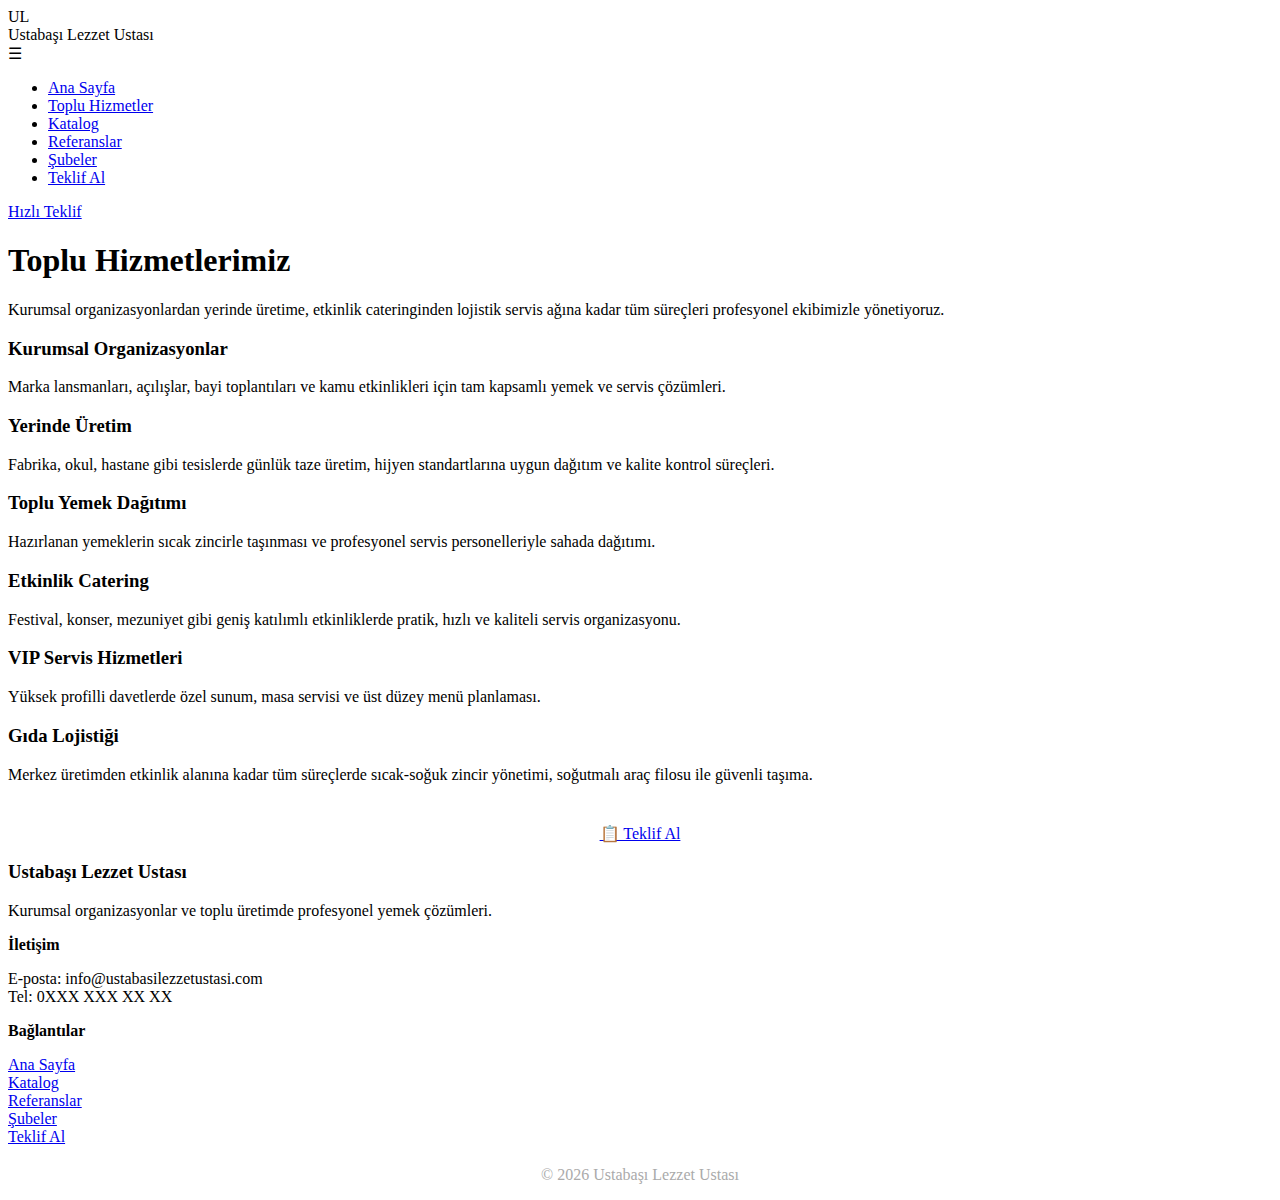
<file: hizmetler.html>
<!DOCTYPE html>
<html lang="tr">
<head>
  <meta charset="UTF-8">
  <meta name="viewport" content="width=device-width, initial-scale=1.0">
  <title>Toplu Hizmetler | Ustabaşı Lezzet Ustası</title>
  <link rel="stylesheet" href="css/style.css">
</head>
<body>
  <header>
    <div class="container nav">
      <div class="brand">
        <div class="logo">UL</div>
        <div class="title">Ustabaşı Lezzet Ustası</div>
      </div>
      <nav>
        <div class="menu-toggle" onclick="toggleMenu()">☰</div>
        <ul id="navMenu">
          <li><a href="index.html">Ana Sayfa</a></li>
          <li><a href="hizmetler.html">Toplu Hizmetler</a></li>
          <li><a href="katalog.html">Katalog</a></li>
          <li><a href="referanslar.html">Referanslar</a></li>
          <li><a href="subeler.html">Şubeler</a></li>
          <li><a href="teklif.html">Teklif Al</a></li>
        </ul>
      </nav>
      <a class="btn" href="teklif.html">Hızlı Teklif</a>
    </div>
  </header>

  <main class="container">
    <h1>Toplu Hizmetlerimiz</h1>
    <p class="desc">Kurumsal organizasyonlardan yerinde üretime, etkinlik cateringinden lojistik servis ağına kadar tüm süreçleri profesyonel ekibimizle yönetiyoruz.</p>

    <div class="grid">
      <div class="card"><h3>Kurumsal Organizasyonlar</h3><p>Marka lansmanları, açılışlar, bayi toplantıları ve kamu etkinlikleri için tam kapsamlı yemek ve servis çözümleri.</p></div>
      <div class="card"><h3>Yerinde Üretim</h3><p>Fabrika, okul, hastane gibi tesislerde günlük taze üretim, hijyen standartlarına uygun dağıtım ve kalite kontrol süreçleri.</p></div>
      <div class="card"><h3>Toplu Yemek Dağıtımı</h3><p>Hazırlanan yemeklerin sıcak zincirle taşınması ve profesyonel servis personelleriyle sahada dağıtımı.</p></div>
      <div class="card"><h3>Etkinlik Catering</h3><p>Festival, konser, mezuniyet gibi geniş katılımlı etkinliklerde pratik, hızlı ve kaliteli servis organizasyonu.</p></div>
      <div class="card"><h3>VIP Servis Hizmetleri</h3><p>Yüksek profilli davetlerde özel sunum, masa servisi ve üst düzey menü planlaması.</p></div>
      <div class="card"><h3>Gıda Lojistiği</h3><p>Merkez üretimden etkinlik alanına kadar tüm süreçlerde sıcak-soğuk zincir yönetimi, soğutmalı araç filosu ile güvenli taşıma.</p></div>
    </div>

    <div style="text-align:center;margin-top:40px">
      <a href="teklif.html" class="btn">📋 Teklif Al</a>
    </div>
  </main>

  <footer>
    <div class="container cols">
      <div><h3>Ustabaşı Lezzet Ustası</h3><p>Kurumsal organizasyonlar ve toplu üretimde profesyonel yemek çözümleri.</p></div>
      <div><strong>İletişim</strong><p>E-posta: info@ustabasilezzetustasi.com<br>Tel: 0XXX XXX XX XX</p></div>
      <div><strong>Bağlantılar</strong><p><a href="index.html">Ana Sayfa</a><br><a href="katalog.html">Katalog</a><br><a href="referanslar.html">Referanslar</a><br><a href="subeler.html">Şubeler</a><br><a href="teklif.html">Teklif Al</a></p></div>
    </div>
    <p style="text-align:center;color:#aaa;margin-top:20px;">© <script>document.write(new Date().getFullYear())</script> Ustabaşı Lezzet Ustası</p>
  </footer>

  <script>function toggleMenu(){document.getElementById("navMenu").classList.toggle("active");}</script>
</body>
</html>
</file>
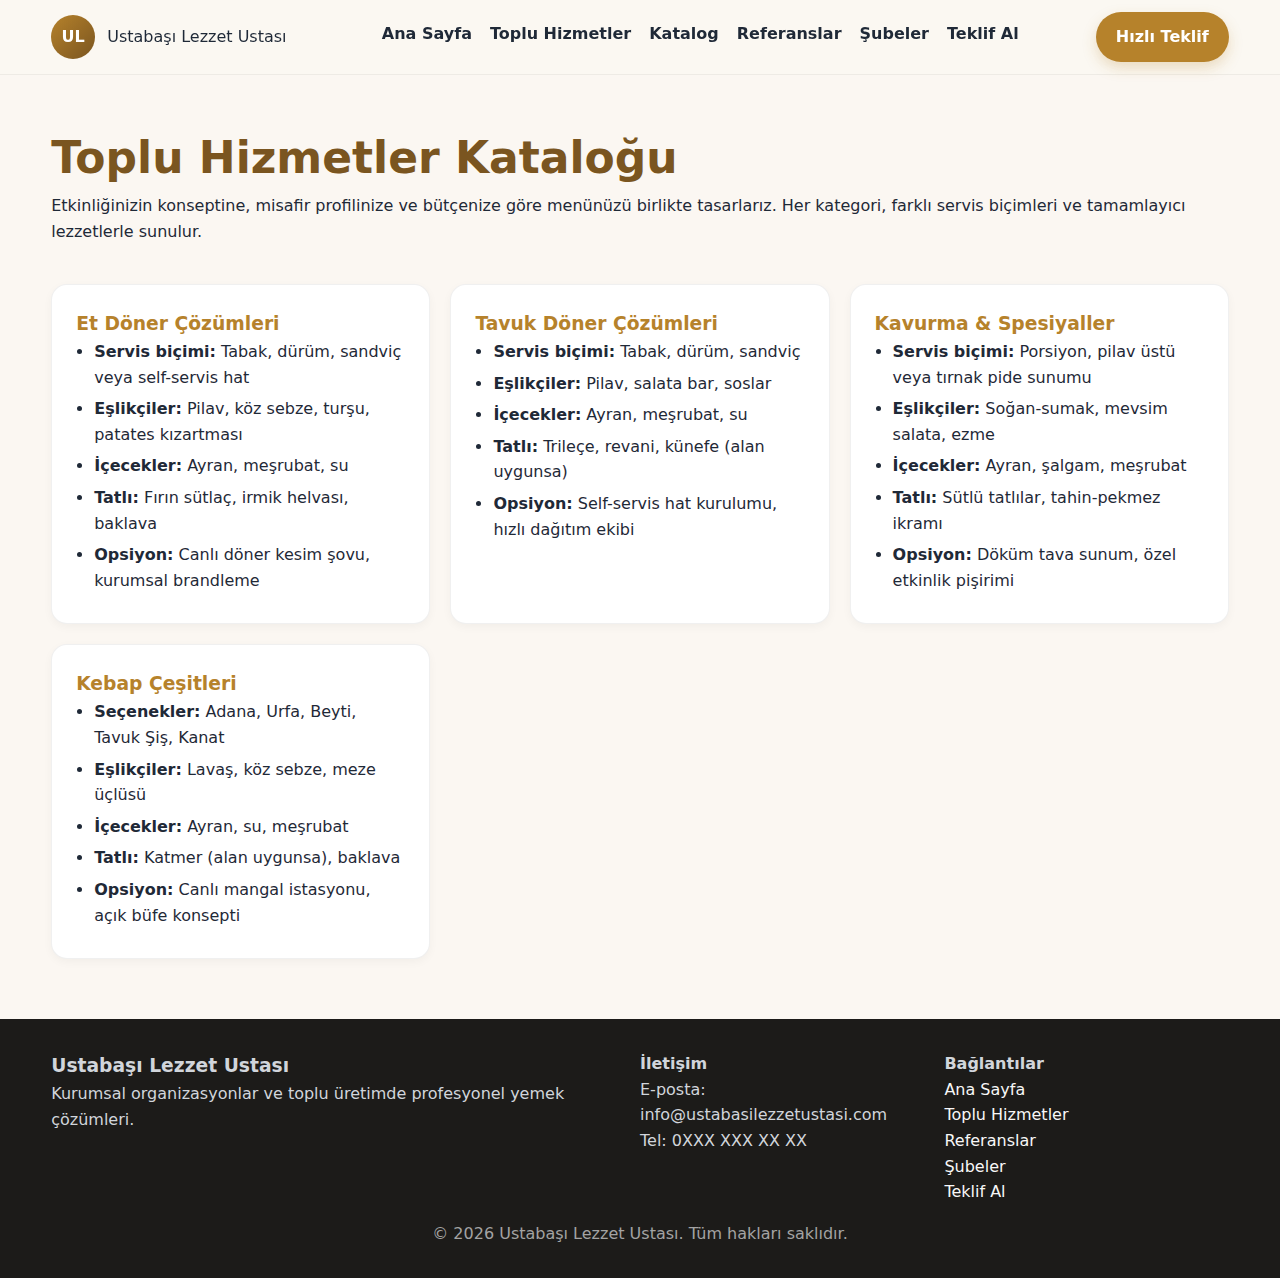
<file: katalog.html>
<!DOCTYPE html>
<html lang="tr">
<head>
  <link rel="stylesheet" href="css/style.css">

  <meta charset="UTF-8">
  <meta name="viewport" content="width=device-width, initial-scale=1.0">
  <title>Toplu Hizmetler Kataloğu | Ustabaşı Lezzet Ustası</title>
  <meta name="description" content="Ustabaşı Lezzet Ustası toplu hizmetler kataloğu. Et döner, tavuk döner, kavurma ve kebap çözümleriyle kurumsal organizasyonlarda profesyonel yemek deneyimi.">
  <style>
    :root{
      --bg:#fbf7f2;
      --ink:#1f2937;
      --accent:#b6822b;
      --accent-2:#7a5520;
      --muted:#6b7280;
      --card:#ffffff;
    }
    *{box-sizing:border-box;margin:0;padding:0}
    body{font-family:Inter,system-ui,-apple-system,Segoe UI,Roboto,"Helvetica Neue",Arial,"Noto Sans";background:var(--bg);color:var(--ink);line-height:1.6}
    a{text-decoration:none;color:inherit}
    .container{width:min(1180px,92%);margin:0 auto}
    
    header{position:sticky;top:0;background:rgba(251,247,242,.9);backdrop-filter:blur(8px);border-bottom:1px solid rgba(0,0,0,.05);padding:12px 0;z-index:50}
    .nav{display:flex;align-items:center;justify-content:space-between}
    .brand{display:flex;align-items:center;gap:12px}
    .brand .logo{width:44px;height:44px;border-radius:50%;background:linear-gradient(135deg,var(--accent),var(--accent-2));display:grid;place-items:center;color:#fff;font-weight:800}
    nav ul{display:flex;gap:18px;list-style:none;font-weight:600}
    nav a:hover{color:var(--accent)}
    .btn{display:inline-flex;align-items:center;gap:8px;padding:12px 20px;border-radius:999px;background:var(--accent);color:#fff;font-weight:700;box-shadow:0 6px 14px rgba(182,130,43,.25);transition:.2s}
    .btn:hover{transform:translateY(-2px);box-shadow:0 10px 20px rgba(182,130,43,.3)}
    
    h1{font-size:clamp(28px,4vw,44px);margin-top:48px;color:var(--accent-2)}
    h2{color:var(--accent);text-align:center}
    .grid{display:grid;grid-template-columns:repeat(auto-fit,minmax(300px,1fr));gap:20px;margin-top:40px}
    .card{background:#fff;border:1px solid rgba(0,0,0,.06);border-radius:16px;padding:24px;box-shadow:0 3px 10px rgba(0,0,0,.04);transition:.3s}
    .card:hover{transform:translateY(-3px)}
    .card h3{margin-top:0;color:var(--accent)}
    ul{margin:0;padding-left:18px}
    li{margin-bottom:6px}
    
    footer{background:#1c1b19;color:#d1d5db;padding:32px 0;margin-top:60px}
    footer a{color:#f7f7f7}
    footer .cols{display:grid;grid-template-columns:2fr 1fr 1fr;gap:20px}
    @media(max-width:900px){footer .cols{grid-template-columns:1fr}}
    
    /* Mobil menü */
    .menu-toggle{display:none;font-size:28px;color:var(--accent);cursor:pointer}
    @media(max-width:768px){
      nav ul{display:none;flex-direction:column;position:absolute;top:70px;right:10px;background:#fff;border:1px solid rgba(0,0,0,.1);border-radius:8px;box-shadow:0 6px 20px rgba(0,0,0,.1);padding:12px 0;width:180px;text-align:center;z-index:100}
      nav ul.active{display:flex}
      .menu-toggle{display:block}
      .btn{display:none}
    }
  </style>
</head>
<body>
  <header>
    <div class="container nav">
      <div class="brand">
        <div class="logo">UL</div>
        <div class="title">Ustabaşı Lezzet Ustası</div>
      </div>
      <nav>
        <div class="menu-toggle" onclick="toggleMenu()">☰</div>
        <ul id="navMenu">
          <li><a href="index.html">Ana Sayfa</a></li>
          <li><a href="hizmetler.html">Toplu Hizmetler</a></li>
          <li><a href="katalog.html">Katalog</a></li>
          <li><a href="referanslar.html">Referanslar</a></li>
          <li><a href="subeler.html">Şubeler</a></li>
          <li><a href="teklif.html">Teklif Al</a></li>
        </ul>
      </nav>
      <a class="btn" href="teklif.html">Hızlı Teklif</a>
    </div>
  </header>

  <main class="container">
    <h1>Toplu Hizmetler Kataloğu</h1>
    <p>Etkinliğinizin konseptine, misafir profilinize ve bütçenize göre menünüzü birlikte tasarlarız. Her kategori, farklı servis biçimleri ve tamamlayıcı lezzetlerle sunulur.</p>

    <div class="grid">
      <div class="card">
        <h3>Et Döner Çözümleri</h3>
        <ul>
          <li><strong>Servis biçimi:</strong> Tabak, dürüm, sandviç veya self-servis hat</li>
          <li><strong>Eşlikçiler:</strong> Pilav, köz sebze, turşu, patates kızartması</li>
          <li><strong>İçecekler:</strong> Ayran, meşrubat, su</li>
          <li><strong>Tatlı:</strong> Fırın sütlaç, irmik helvası, baklava</li>
          <li><strong>Opsiyon:</strong> Canlı döner kesim şovu, kurumsal brandleme</li>
        </ul>
      </div>

      <div class="card">
        <h3>Tavuk Döner Çözümleri</h3>
        <ul>
          <li><strong>Servis biçimi:</strong> Tabak, dürüm, sandviç</li>
          <li><strong>Eşlikçiler:</strong> Pilav, salata bar, soslar</li>
          <li><strong>İçecekler:</strong> Ayran, meşrubat, su</li>
          <li><strong>Tatlı:</strong> Trileçe, revani, künefe (alan uygunsa)</li>
          <li><strong>Opsiyon:</strong> Self-servis hat kurulumu, hızlı dağıtım ekibi</li>
        </ul>
      </div>

      <div class="card">
        <h3>Kavurma & Spesiyaller</h3>
        <ul>
          <li><strong>Servis biçimi:</strong> Porsiyon, pilav üstü veya tırnak pide sunumu</li>
          <li><strong>Eşlikçiler:</strong> Soğan-sumak, mevsim salata, ezme</li>
          <li><strong>İçecekler:</strong> Ayran, şalgam, meşrubat</li>
          <li><strong>Tatlı:</strong> Sütlü tatlılar, tahin-pekmez ikramı</li>
          <li><strong>Opsiyon:</strong> Döküm tava sunum, özel etkinlik pişirimi</li>
        </ul>
      </div>

      <div class="card">
        <h3>Kebap Çeşitleri</h3>
        <ul>
          <li><strong>Seçenekler:</strong> Adana, Urfa, Beyti, Tavuk Şiş, Kanat</li>
          <li><strong>Eşlikçiler:</strong> Lavaş, köz sebze, meze üçlüsü</li>
          <li><strong>İçecekler:</strong> Ayran, su, meşrubat</li>
          <li><strong>Tatlı:</strong> Katmer (alan uygunsa), baklava</li>
          <li><strong>Opsiyon:</strong> Canlı mangal istasyonu, açık büfe konsepti</li>
        </ul>
      </div>
    </div>
  </main>

  <footer>
    <div class="container">
      <div class="cols">
        <div>
          <h3>Ustabaşı Lezzet Ustası</h3>
          <p>Kurumsal organizasyonlar ve toplu üretimde profesyonel yemek çözümleri.</p>
        </div>
        <div>
          <strong>İletişim</strong>
          <p>E-posta: info@ustabasilezzetustasi.com<br>Tel: 0XXX XXX XX XX</p>
        </div>
        <div>
          <strong>Bağlantılar</strong>
          <p><a href="index.html">Ana Sayfa</a><br><a href="hizmetler.html">Toplu Hizmetler</a><br><a href="referanslar.html">Referanslar</a><br><a href="subeler.html">Şubeler</a><br><a href="teklif.html">Teklif Al</a></p>
        </div>
      </div>
      <p style="margin-top:16px;color:#a3a3a3;text-align:center">© <script>document.write(new Date().getFullYear())</script> Ustabaşı Lezzet Ustası. Tüm hakları saklıdır.</p>
    </div>
  </footer>

  <script>
    function toggleMenu(){
      document.getElementById("navMenu").classList.toggle("active");
    }
  </script>
</body>
</html>
</file>
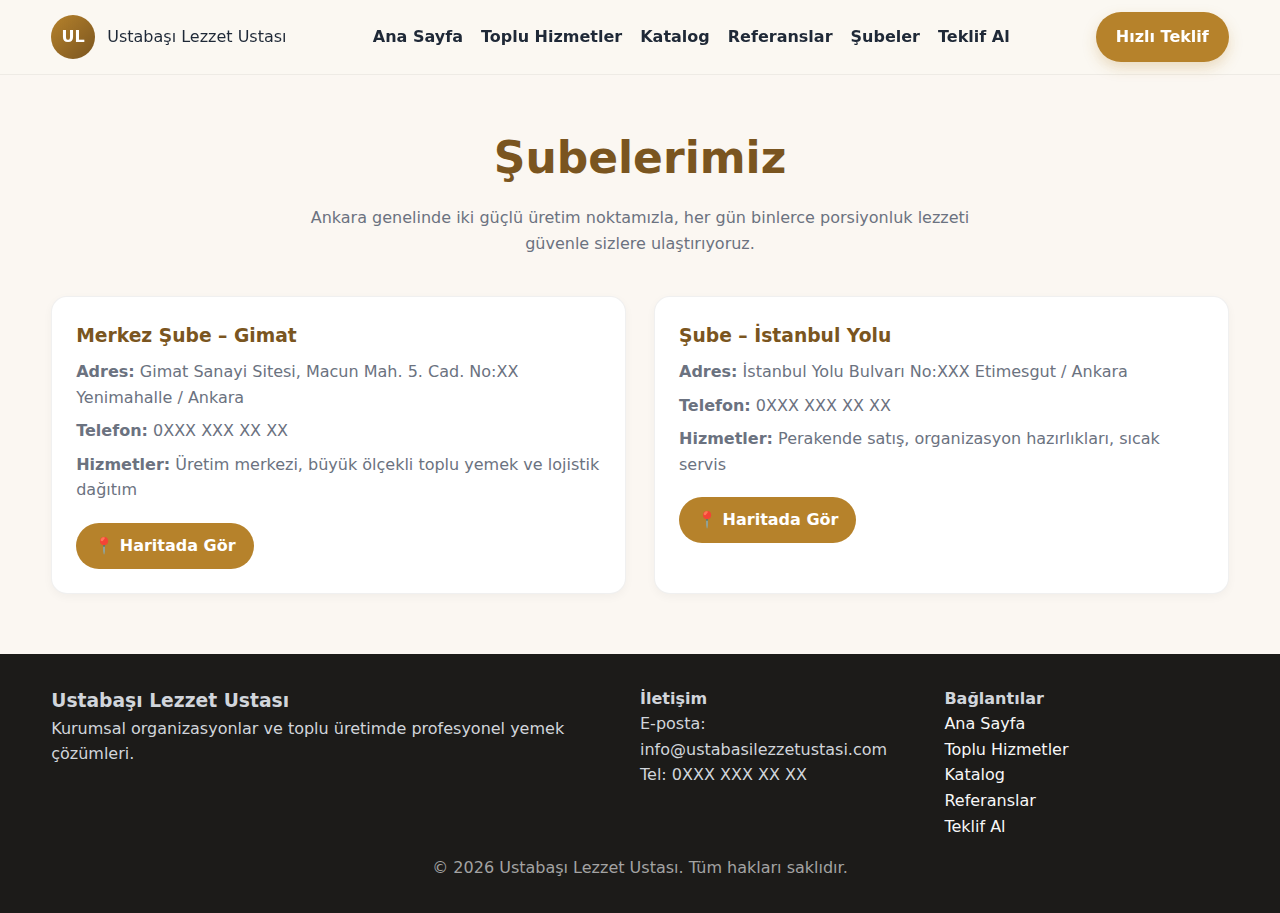
<file: subeler.html>
<!DOCTYPE html>
<html lang="tr">
<head>
  <link rel="stylesheet" href="css/style.css">

  <meta charset="UTF-8">
  <meta name="viewport" content="width=device-width, initial-scale=1.0">
  <title>Şubelerimiz | Ustabaşı Lezzet Ustası</title>
  <meta name="description" content="Ustabaşı Lezzet Ustası Gimat ve İstanbul Yolu şubeleriyle Ankara genelinde toplu yemek, organizasyon ve catering hizmetleri.">
  <style>
    :root{
      --bg:#fbf7f2;
      --ink:#1f2937;
      --accent:#b6822b;
      --accent-2:#7a5520;
      --muted:#6b7280;
      --card:#ffffff;
    }
    *{box-sizing:border-box;margin:0;padding:0}
    body{font-family:Inter,system-ui,-apple-system,Segoe UI,Roboto,"Helvetica Neue",Arial,"Noto Sans";background:var(--bg);color:var(--ink);line-height:1.6}
    a{text-decoration:none;color:inherit}
    .container{width:min(1180px,92%);margin:0 auto}
    
    header{position:sticky;top:0;background:rgba(251,247,242,.9);backdrop-filter:blur(8px);border-bottom:1px solid rgba(0,0,0,.05);padding:12px 0;z-index:50}
    .nav{display:flex;align-items:center;justify-content:space-between}
    .brand{display:flex;align-items:center;gap:12px}
    .brand .logo{width:44px;height:44px;border-radius:50%;background:linear-gradient(135deg,var(--accent),var(--accent-2));display:grid;place-items:center;color:#fff;font-weight:800}
    nav ul{display:flex;gap:18px;list-style:none;font-weight:600}
    nav a:hover{color:var(--accent)}
    .btn{display:inline-flex;align-items:center;gap:8px;padding:12px 20px;border-radius:999px;background:var(--accent);color:#fff;font-weight:700;box-shadow:0 6px 14px rgba(182,130,43,.25);transition:.2s}
    .btn:hover{transform:translateY(-2px);box-shadow:0 10px 20px rgba(182,130,43,.3)}
    
    h1{font-size:clamp(28px,4vw,44px);margin-top:48px;color:var(--accent-2);text-align:center}
    p.desc{text-align:center;max-width:720px;margin:12px auto 40px;color:var(--muted)}
    .grid{display:grid;grid-template-columns:repeat(auto-fit,minmax(320px,1fr));gap:28px;margin-top:20px}
    .card{background:#fff;border:1px solid rgba(0,0,0,.06);border-radius:16px;padding:24px;box-shadow:0 3px 10px rgba(0,0,0,.04);transition:.3s}
    .card:hover{transform:translateY(-3px)}
    .card h3{color:var(--accent-2)}
    .card p{margin:8px 0;color:var(--muted)}
    .map-btn{display:inline-block;margin-top:12px;padding:10px 18px;border-radius:999px;background:var(--accent);color:#fff;font-weight:600;transition:.2s}
    .map-btn:hover{background:var(--accent-2)}

    footer{background:#1c1b19;color:#d1d5db;padding:32px 0;margin-top:60px}
    footer a{color:#f7f7f7}
    footer .cols{display:grid;grid-template-columns:2fr 1fr 1fr;gap:20px}
    @media(max-width:900px){footer .cols{grid-template-columns:1fr}}
    
    /* Mobil menü */
    .menu-toggle{display:none;font-size:28px;color:var(--accent);cursor:pointer}
    @media(max-width:768px){
      nav ul{display:none;flex-direction:column;position:absolute;top:70px;right:10px;background:#fff;border:1px solid rgba(0,0,0,.1);border-radius:8px;box-shadow:0 6px 20px rgba(0,0,0,.1);padding:12px 0;width:180px;text-align:center;z-index:100}
      nav ul.active{display:flex}
      .menu-toggle{display:block}
      .btn{display:none}
    }
  </style>
</head>
<body>
  <header>
    <div class="container nav">
      <div class="brand">
        <div class="logo">UL</div>
        <div class="title">Ustabaşı Lezzet Ustası</div>
      </div>
      <nav>
        <div class="menu-toggle" onclick="toggleMenu()">☰</div>
        <ul id="navMenu">
          <li><a href="index.html">Ana Sayfa</a></li>
          <li><a href="hizmetler.html">Toplu Hizmetler</a></li>
          <li><a href="katalog.html">Katalog</a></li>
          <li><a href="referanslar.html">Referanslar</a></li>
          <li><a href="subeler.html">Şubeler</a></li>
          <li><a href="teklif.html">Teklif Al</a></li>
        </ul>
      </nav>
      <a class="btn" href="teklif.html">Hızlı Teklif</a>
    </div>
  </header>

  <main class="container">
    <h1>Şubelerimiz</h1>
    <p class="desc">Ankara genelinde iki güçlü üretim noktamızla, her gün binlerce porsiyonluk lezzeti güvenle sizlere ulaştırıyoruz.</p>

    <div class="grid">
      <div class="card">
        <h3>Merkez Şube – Gimat</h3>
        <p><strong>Adres:</strong> Gimat Sanayi Sitesi, Macun Mah. 5. Cad. No:XX Yenimahalle / Ankara</p>
        <p><strong>Telefon:</strong> 0XXX XXX XX XX</p>
        <p><strong>Hizmetler:</strong> Üretim merkezi, büyük ölçekli toplu yemek ve lojistik dağıtım</p>
        <a href="https://maps.google.com" class="map-btn" target="_blank">📍 Haritada Gör</a>
      </div>

      <div class="card">
        <h3>Şube – İstanbul Yolu</h3>
        <p><strong>Adres:</strong> İstanbul Yolu Bulvarı No:XXX Etimesgut / Ankara</p>
        <p><strong>Telefon:</strong> 0XXX XXX XX XX</p>
        <p><strong>Hizmetler:</strong> Perakende satış, organizasyon hazırlıkları, sıcak servis</p>
        <a href="https://maps.google.com" class="map-btn" target="_blank">📍 Haritada Gör</a>
      </div>
    </div>
  </main>

  <footer>
    <div class="container">
      <div class="cols">
        <div>
          <h3>Ustabaşı Lezzet Ustası</h3>
          <p>Kurumsal organizasyonlar ve toplu üretimde profesyonel yemek çözümleri.</p>
        </div>
        <div>
          <strong>İletişim</strong>
          <p>E-posta: info@ustabasilezzetustasi.com<br>Tel: 0XXX XXX XX XX</p>
        </div>
        <div>
          <strong>Bağlantılar</strong>
          <p><a href="index.html">Ana Sayfa</a><br><a href="hizmetler.html">Toplu Hizmetler</a><br><a href="katalog.html">Katalog</a><br><a href="referanslar.html">Referanslar</a><br><a href="teklif.html">Teklif Al</a></p>
        </div>
      </div>
      <p style="margin-top:16px;color:#a3a3a3;text-align:center">© <script>document.write(new Date().getFullYear())</script> Ustabaşı Lezzet Ustası. Tüm hakları saklıdır.</p>
    </div>
  </footer>

  <script>
    function toggleMenu(){
      document.getElementById("navMenu").classList.toggle("active");
    }
  </script>
</body>
</html>
</file>
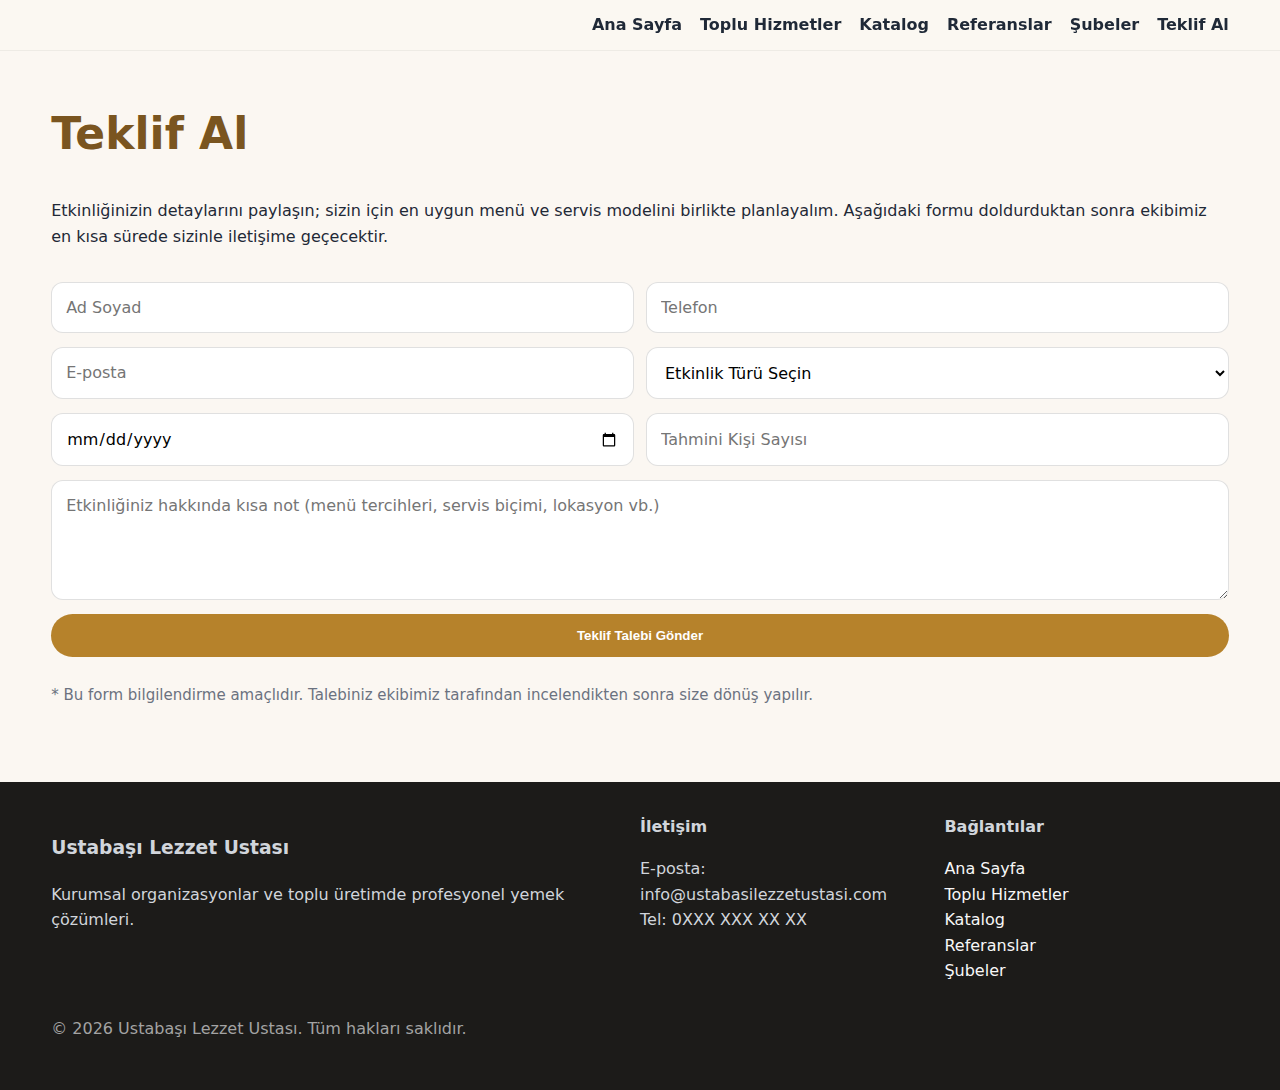
<file: teklif.html>
<!DOCTYPE html>
<html lang="tr">
<head>
  <meta charset="UTF-8">
  <meta name="viewport" content="width=device-width, initial-scale=1.0">
  <title>Teklif Al | Ustabaşı Lezzet Ustası</title>
  <meta name="description" content="Etkinliğinizin detaylarını paylaşın; Ustabaşı Lezzet Ustası olarak size özel toplu yemek ve organizasyon teklifimizi hazırlayalım.">
  <style>
    :root{
      --bg:#fbf7f2;
      --ink:#1f2937;
      --accent:#b6822b;
      --accent-2:#7a5520;
      --muted:#6b7280;
      --card:#ffffff;
    }
    *{box-sizing:border-box}
    body{margin:0;font-family:Inter,system-ui,-apple-system,Segoe UI,Roboto,"Helvetica Neue",Arial,"Noto Sans";background:var(--bg);color:var(--ink);line-height:1.6}
    a{text-decoration:none;color:inherit}
    .container{width:min(1180px,92%);margin:0 auto}
    header{position:sticky;top:0;background:rgba(251,247,242,.9);backdrop-filter:blur(8px);border-bottom:1px solid rgba(0,0,0,.05);padding:12px 0;z-index:50}
    nav ul{display:flex;list-style:none;gap:18px;justify-content:flex-end;margin:0;padding:0;font-weight:600}
    nav a:hover{color:var(--accent)}
    h1{font-size:clamp(28px,4vw,44px);margin-top:48px;color:var(--accent-2)}
    form{display:grid;gap:14px;margin-top:32px}
    input, select, textarea{padding:12px 14px;border-radius:12px;border:1px solid rgba(0,0,0,.12);background:#fff;font:inherit;width:100%}
    textarea{min-height:120px;resize:vertical}
    .form-row{display:grid;grid-template-columns:repeat(auto-fit,minmax(250px,1fr));gap:12px}
    button{padding:14px 20px;background:var(--accent);color:#fff;font-weight:700;border:none;border-radius:999px;cursor:pointer;transition:.2s}
    button:hover{background:var(--accent-2)}
    .info{margin-top:12px;color:var(--muted);font-size:15px}
    footer{background:#1c1b19;color:#d1d5db;padding:32px 0;margin-top:60px}
    footer a{color:#f7f7f7}
    footer .cols{display:grid;grid-template-columns:2fr 1fr 1fr;gap:20px}
    @media(max-width:800px){footer .cols{grid-template-columns:1fr}}
  </style>
</head>
<body>
  <header>
    <div class="container">
      <nav>
        <ul>
          <li><a href="index.html">Ana Sayfa</a></li>
          <li><a href="hizmetler.html">Toplu Hizmetler</a></li>
          <li><a href="katalog.html">Katalog</a></li>
          <li><a href="referanslar.html">Referanslar</a></li>
          <li><a href="subeler.html">Şubeler</a></li>
          <li><a href="teklif.html">Teklif Al</a></li>
        </ul>
      </nav>
    </div>
  </header>

  <main class="container">
    <h1>Teklif Al</h1>
    <p>Etkinliğinizin detaylarını paylaşın; sizin için en uygun menü ve servis modelini birlikte planlayalım. Aşağıdaki formu doldurduktan sonra ekibimiz en kısa sürede sizinle iletişime geçecektir.</p>

    <form onsubmit="event.preventDefault(); alert('Teşekkürler! Teklif talebiniz başarıyla gönderildi. En kısa sürede size dönüş yapacağız.');">
      <div class="form-row">
        <input type="text" placeholder="Ad Soyad" required>
        <input type="tel" placeholder="Telefon" required>
      </div>
      <div class="form-row">
        <input type="email" placeholder="E-posta" required>
        <select required>
          <option value="">Etkinlik Türü Seçin</option>
          <option>Açılış / Lansman</option>
          <option>Kurumsal Yemek</option>
          <option>Festival / Fuar</option>
          <option>Okul / Kamu Organizasyonu</option>
          <option>Diğer</option>
        </select>
      </div>
      <div class="form-row">
        <input type="date" placeholder="Tarih">
        <input type="number" placeholder="Tahmini Kişi Sayısı" min="20" step="10">
      </div>
      <textarea placeholder="Etkinliğiniz hakkında kısa not (menü tercihleri, servis biçimi, lokasyon vb.)"></textarea>
      <button type="submit">Teklif Talebi Gönder</button>
      <p class="info">* Bu form bilgilendirme amaçlıdır. Talebiniz ekibimiz tarafından incelendikten sonra size dönüş yapılır.</p>
    </form>
  </main>

  <footer>
    <div class="container">
      <div class="cols">
        <div>
          <h3>Ustabaşı Lezzet Ustası</h3>
          <p>Kurumsal organizasyonlar ve toplu üretimde profesyonel yemek çözümleri.</p>
        </div>
        <div>
          <strong>İletişim</strong>
          <p>E-posta: info@ustabasilezzetustasi.com<br>Tel: 0XXX XXX XX XX</p>
        </div>
        <div>
          <strong>Bağlantılar</strong>
          <p><a href="index.html">Ana Sayfa</a><br>
             <a href="hizmetler.html">Toplu Hizmetler</a><br>
             <a href="katalog.html">Katalog</a><br>
             <a href="referanslar.html">Referanslar</a><br>
             <a href="subeler.html">Şubeler</a></p>
        </div>
      </div>
      <p style="margin-top:16px;color:#a3a3a3">© <script>document.write(new Date().getFullYear())</script> Ustabaşı Lezzet Ustası. Tüm hakları saklıdır.</p>
    </div>
  </footer>
</body>
</html>
</file>
<file: css/style.css>

</file>
